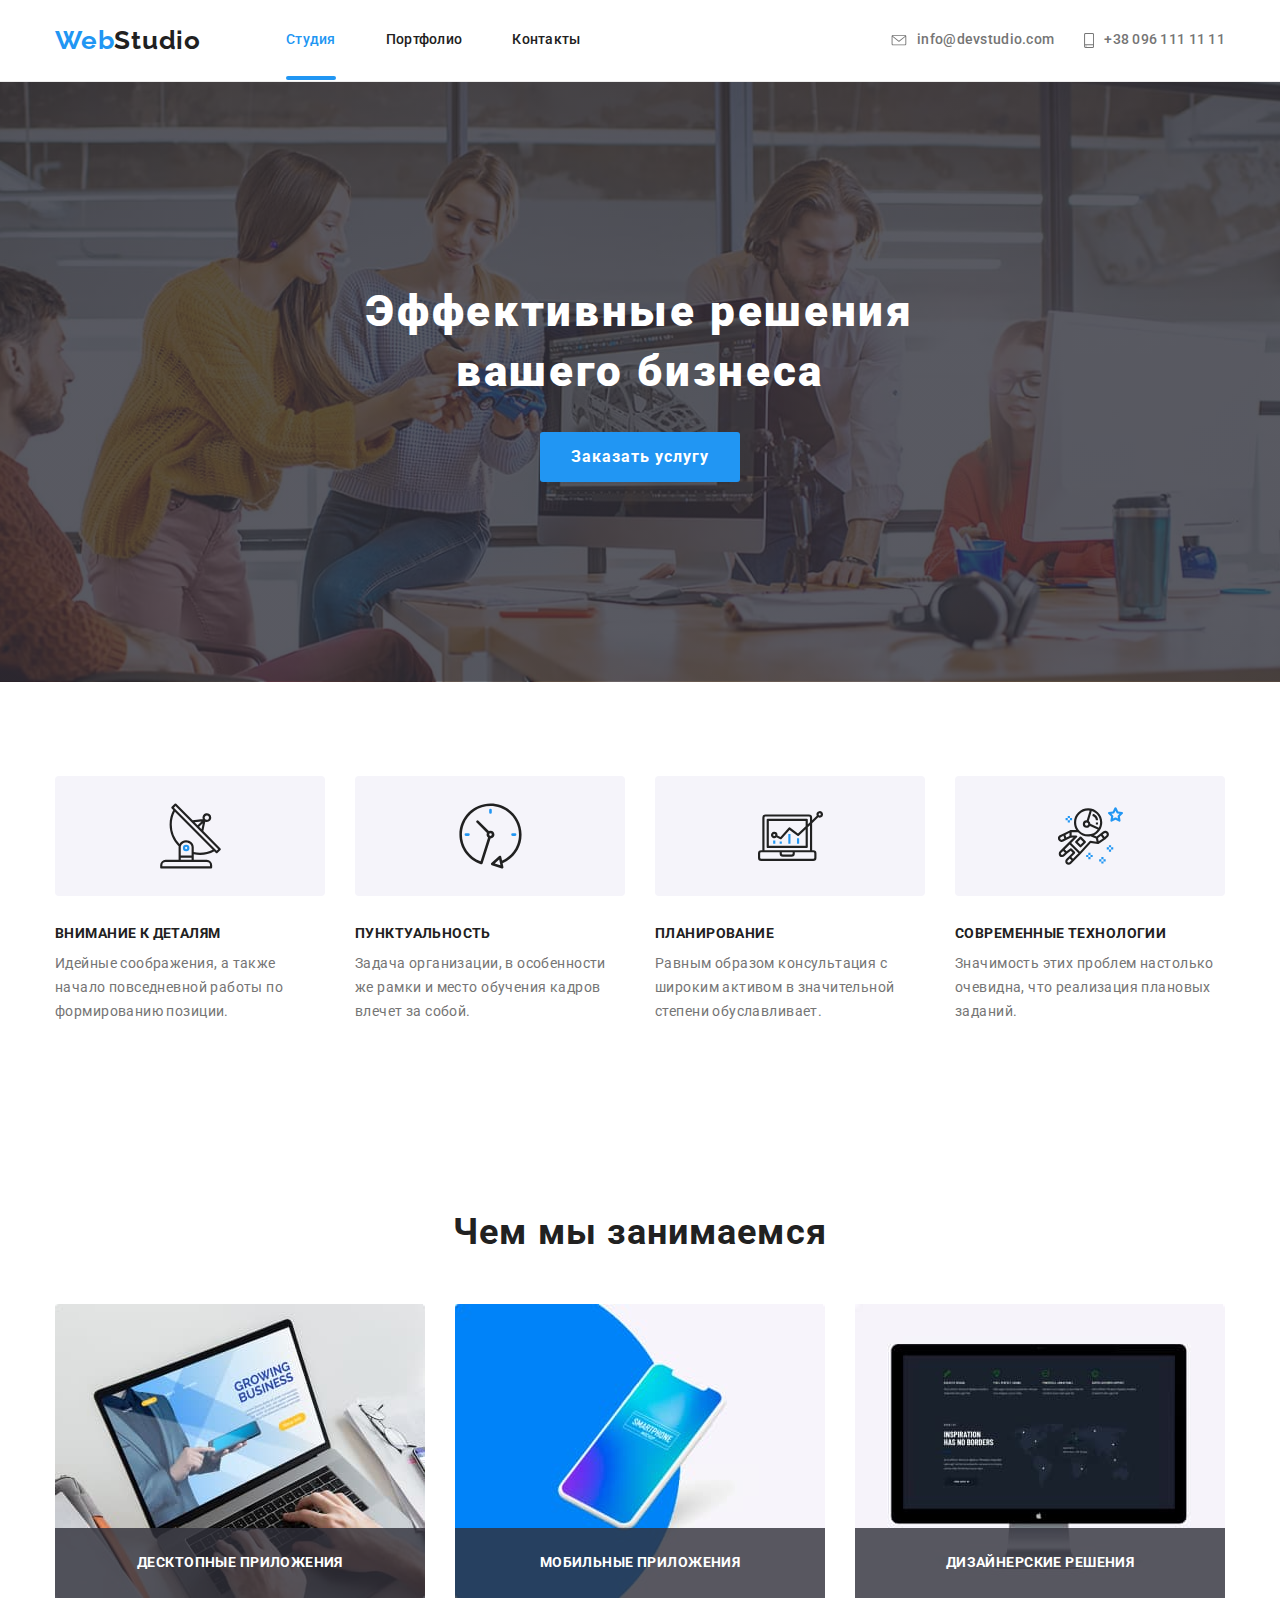
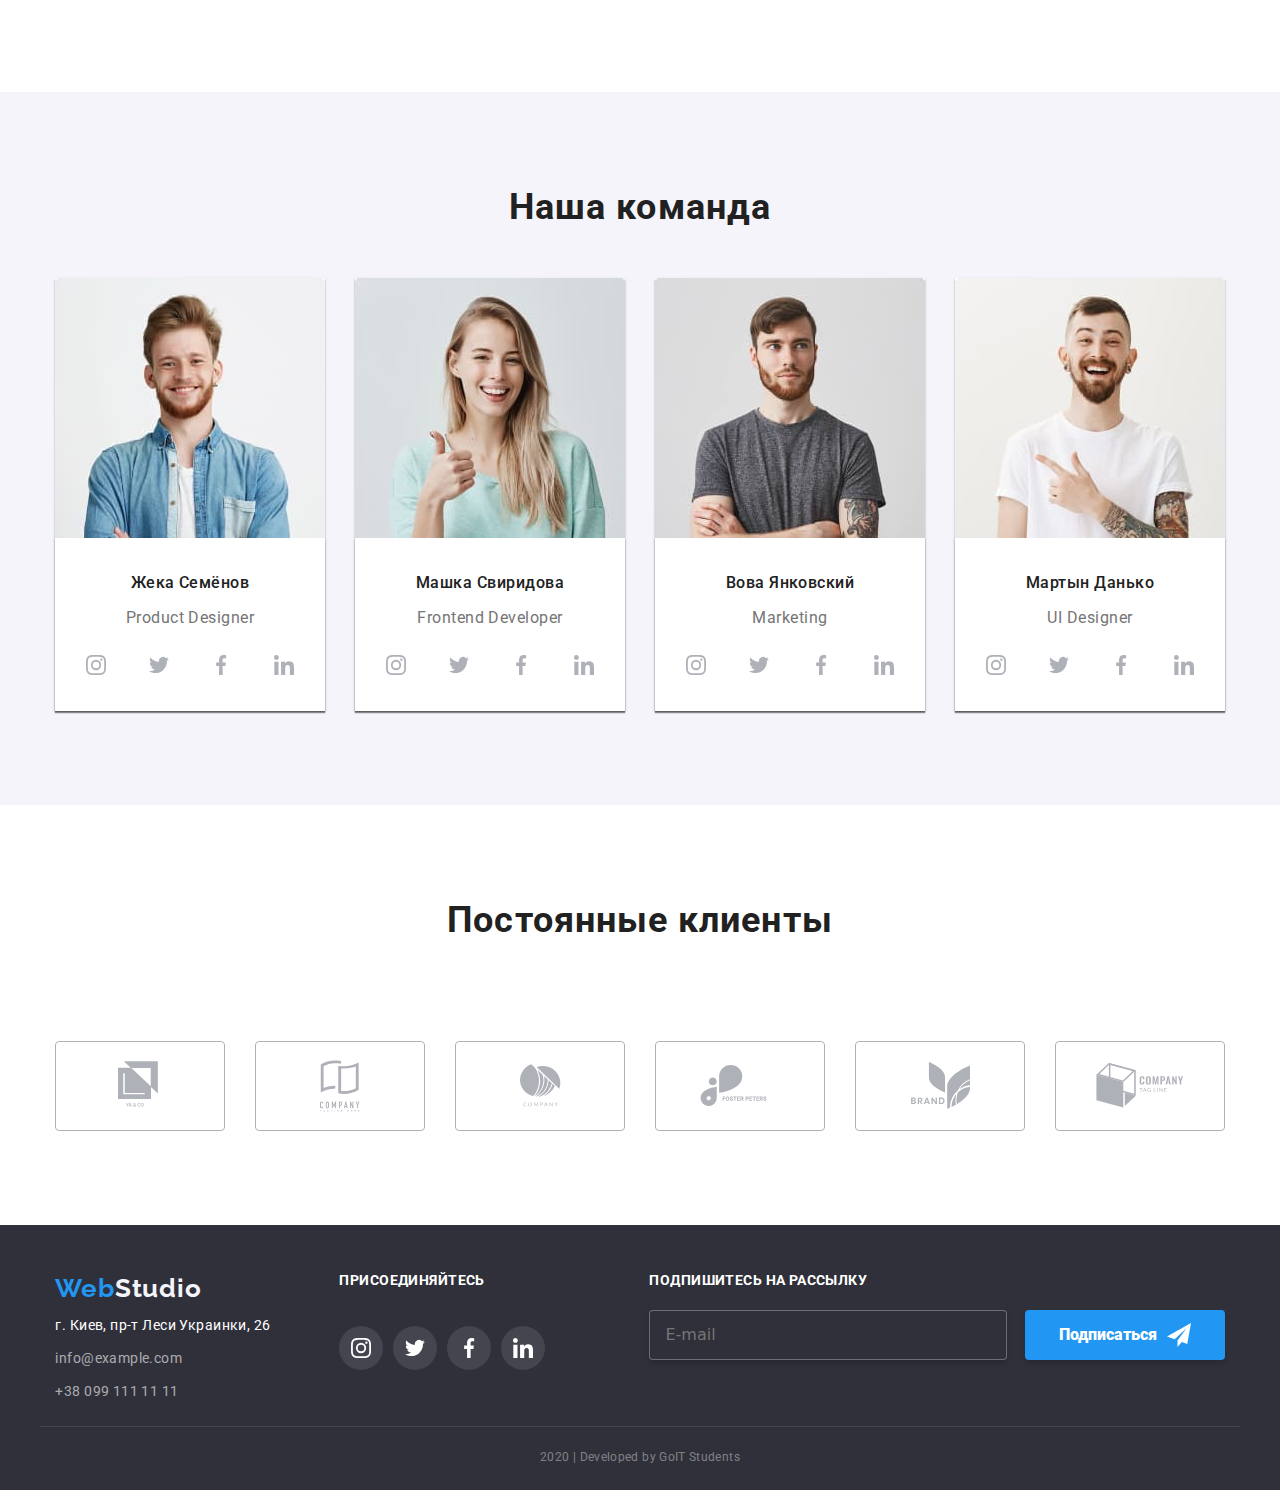
<file: index.html>
<!DOCTYPE html>
<html lang="ru">
  <head>
    <meta charset="UTF-8" />
    <meta name="viewport" content="width=device-width, initial-scale=1.0" />
    <title>Web Studio</title>
    <link
      href="https://fonts.googleapis.com/css2?family=Raleway:wght@700&family=Roboto:wght@400;500;700&display=swap"
      rel="stylesheet"
    />
    <link
      rel="stylesheet"
      href="https://cdnjs.cloudflare.com/ajax/libs/modern-normalize/0.6.0/modern-normalize.min.css"
    />
    <link rel="stylesheet" href="./css/styles.css" />
  </head>
  <body>
    <!--Шапка-->
    <header class="page-header">
      <div class="header-container">
        <!--Меню навигации-->
        <nav class="main-nav">
          <a class="logo" href="./index.html">Web<span class="logo-header">Studio</span></a>
          <ul class="list">
            <li class="item">
              <a href="./index.html" class="nav-link curent">
                Студия
              </a>
            </li>

            <li class="item">
              <a href="./portfolio.html" class="nav-link">
                Портфолио
              </a>
            </li>

            <li class="item">
              <a href="" class="nav-link">
                Контакты
              </a>
            </li>
          </ul>
        </nav>

        <!--Связь-->
        <address class="address-nav">
          <ul class="list">
            <li class="item">
              <a href="mailto:info@devstudio.com" class="address-mail">
                <svg class="icon-address" width=16 height=11>
                  <use href=./images/symbol-defs.svg#icon-envelope></use>
                </svg>
                info@devstudio.com
              </a>
            </li>
            <li class="item">
              
              <a href="tel:+380961111111" class="address-mail">
                <svg class="icon-address" width="10" height="15">
                <use href="./images/symbol-defs.svg#icon-smartphone" ></use>
              </svg>
              +38 096 111 11 11
            </a>
            </li>
          </ul>
        </address>
      </div>
    </header>
    <main>
      <!--Главный блок-->
      <section class="section-hero">
        <h1 class="title">Эффективные решения вашего бизнеса</h1>
        <button class="button-primary" data-modal-open>Заказать услугу</button>
      </section>

      <!--Наши Особенности-->
      <section class="section">
        <div class="container">
          <h2 class="visually-hidden">Особенности</h2>
          <ul class="features list">
            <li class="features item">
              <div class="features-icon">
                <svg width=65 height=70>
                  <use href="./images/symbol-defs.svg#icon-antenna-1"></use>
                </svg>
              </div>
              <h3 class="features title">ВНИМАНИЕ К ДЕТАЛЯМ</h3>
              <p class="features text">
                Идейные соображения, а также начало повседневной работы по
                формированию позиции.
              </p>
            </li>

            <li class="features item">
              <div class="features-icon">
                <svg width=65 height=70>
                  <use href="./images/symbol-defs.svg#icon-clock-1"></use>
                </svg>
              </div>
              <h3 class="features title">ПУНКТУАЛЬНОСТЬ</h3>
              <p class="features text">
                Задача организации, в особенности же рамки и место обучения
                кадров влечет за собой.
              </p>
            </li>

            <li class="features item">
              <div class="features-icon">
                <svg width=65 height=70>
                  <use href="./images/symbol-defs.svg#icon-diagram-1"></use>
                </svg>
              </div>
              <h3 class="features title">ПЛАНИРОВАНИЕ</h3>
              <p class="features text">
                Равным образом консультация с широким активом в значительной
                степени обуславливает.
              </p>
            </li>

            <li class="features item">
              <div class="features-icon">
                <svg width=65 height=70>
                  <use href="./images/symbol-defs.svg#icon-astronaut-1"></use>
                </svg>
              </div>
              <h3 class="features title">СОВРЕМЕННЫЕ ТЕХНОЛОГИИ</h3>
              <p class="features text">
                Значимость этих проблем настолько очевидна, что реализация
                плановых заданий.
              </p>
            </li>
          </ul>
        </div>
      </section>

      <!--Чем мы занимаемся-->
      <section class="section">
        <div class="container fetures">
          <h2 class="profile title">Чем мы занимаемся</h2>
          <ul class="profile list">
            <li class="profile item">
              <div class="image-box">
                <img class="profile image" src="./images/portfolio/img1.jpg" alt="Десктопные приложения" width="370" height="294" />
              <div class="box-title">
                <h3 class="profile text-title">ДЕСКТОПНЫЕ ПРИЛОЖЕНИЯ</h3>
              </div>
            </div>
              
            </li>

            <li class="profile item">
              <div class="image-box">
                <img class="profile image" src="./images/portfolio/img2.jpg" alt="Мобильные приложения" width="370" height="294" />
              <div class="box-title">
                <h3 class="profile text-title">МОБИЛЬНЫЕ ПРИЛОЖЕНИЯ</h3>
              </div>
            </div>
              
            </li>

            <li class="profile item">
              <div class="image-box">
                <img class="profile image" src="./images/portfolio/img3.jpg" alt="Дизайнерские решения" width="370" height="294" />
              <div class="box-title">
                <h3 class="profile text-title">ДИЗАЙНЕРСКИЕ РЕШЕНИЯ</h3>
              </div>
              </div>
            </li>
          </ul>
        </div>
      </section>

      <!--Наша команда-->
      <section class="section team">
        <div class="container">
          <h2 class="title">Наша команда</h2>
          <ul class="list">
            <li class="item team-card">
              <div class="team__card">
                <img
                  class="team__image"
                  src="./images/Team/john-smith.jpg"
                  alt="Жека Семёнов"
                  width="270"
                  height="260"
                />
                <div class="team__content-card">
                  <h3 class="name">Жека Семёнов</h3>
                  <p class="text">Product Designer</p>
                  <ul class="social-list">
                    <li>
                      <a  class="social-links" href="https://www.instagram.com">
                        <svg class="social-icon" width="20" height="20">
                          <use href="./images/symbol-defs.svg#icon-instagram-2"></use>
                        </svg>
                      </a>
                    </li>
                    <li>
                      <a  class="social-links" href="https://twitter.com">
                        <svg class="social-icon" width="20" height="20">
                          <use href="./images/symbol-defs.svg#icon-twitter-1"></use>
                        </svg>
                      </a>
                    </li>
                    <li>
                      <a class="social-links" href="https://www.facebook.com">
                      <svg class="social-icon" width="20" height="20">
                        <use href="./images/symbol-defs.svg#icon-facebook-1"></use>
                      </svg>
                      </a>
                    </li>
                    <li>
                      <a class="social-links" href="https://www.linkedin.com">
                      <svg class="social-icon" width="20" height="20">
                        <use href="./images/symbol-defs.svg#icon-linkedin-1"></use>
                      </svg>
                      </a>
                    </li>
                  </ul>
                </div>
              </div>
            </li>
            <li class="item team-card">
              <div class="team__card">
                <img
                  class="team__image"
                  src="./images/Team/marta-stewart.jpg"
                  alt="Машка Свиридова.png"
                  width="270"
                  height="260"
                />
                <div class="team__content-card">
                  <h3 class="name">Машка Свиридова</h3>
                  <p class="text">Frontend Developer</p>
                  <ul class="social-list">
                  <li>
                    <a class="social-links" href="https://www.instagram.com">
                      <svg class="social-icon" width="20" height="20">
                        <use href="./images/symbol-defs.svg#icon-instagram-2"></use>
                      </svg>
                    </a>
                  </li>
                  <li>
                    <a class="social-links" href="https://twitter.com">
                      <svg class="social-icon" width="20" height="20">
                        <use href="./images/symbol-defs.svg#icon-twitter-1"></use>
                      </svg>
                    </a>
                  </li>
                  <li>
                    <a class="social-links" href="https://www.facebook.com">
                      <svg class="social-icon" width="20" height="20">
                        <use href="./images/symbol-defs.svg#icon-facebook-1"></use>
                      </svg>
                    </a>
                  </li>
                  <li>
                    <a class="social-links" href="https://www.linkedin.com">
                      <svg class="social-icon" width="20" height="20">
                        <use href="./images/symbol-defs.svg#icon-linkedin-1"></use>
                      </svg>
                    </a>
                  </li>
                  </ul>
                  </div>
                  </div>
                  </li>
            <li class="item team-card">
              <div class="team__card">
                <img
                  class="team__image"
                  src="./images/Team/robert-jakis.jpg"
                  alt="Вова Янковский"
                  width="270"
                  height="260"
                />
                <div class="team__content-card">
                  <h3 class="name">Вова Янковский</h3>
                  <p class="text">Marketing</p>
                  <ul class="social-list">
                  <li>
                    <a class="social-links" href="https://www.instagram.com">
                      <svg class="social-icon" width="20" height="20">
                        <use href="./images/symbol-defs.svg#icon-instagram-2"></use>
                      </svg>
                    </a>
                  </li>
                  <li>
                    <a class="social-links" href="https://twitter.com">
                      <svg class="social-icon" width="20" height="20">
                        <use href="./images/symbol-defs.svg#icon-twitter-1"></use>
                      </svg>
                    </a>
                  </li>
                  <li>
                    <a class="social-links" href="https://www.facebook.com">
                      <svg class="social-icon" width="20" height="20">
                        <use href="./images/symbol-defs.svg#icon-facebook-1"></use>
                      </svg>
                    </a>
                  </li>
                  <li>
                    <a class="social-links" href="https://www.linkedin.com">
                      <svg class="social-icon" width="20" height="20">
                        <use href="./images/symbol-defs.svg#icon-linkedin-1"></use>
                      </svg>
                    </a>
                  </li>
                  </ul>
                  </div>
                  </div>
                  </li>
            <li class="item team-card">
              <div class="team__card">
                <img
                  class="team__image"
                  src="./images/Team/martin-doe.jpg"
                  alt="Мартын Данько"
                  width="270"
                  height="260"
                />
                <div class="team__content-card">
                  <h3 class="name">Мартын Данько</h3>
                  <p class="text">UI Designer</p>
                  <ul class="social-list">
                    <li>
                      <a class="social-links" href="https://www.instagram.com">
                        <svg class="social-icon" width="20" height="20">
                          <use href="./images/symbol-defs.svg#icon-instagram-2"></use>
                        </svg>
                      </a>
                    </li>
                    <li>
                      <a class="social-links" href="https://twitter.com">
                        <svg class="social-icon" width="20" height="20">
                          <use href="./images/symbol-defs.svg#icon-twitter-1"></use>
                        </svg>
                      </a>
                    </li>
                    <li>
                      <a class="social-links" href="https://www.facebook.com">
                        <svg class="social-icon" width="20" height="20">
                          <use href="./images/symbol-defs.svg#icon-facebook-1"></use>
                        </svg>
                      </a>
                    </li>
                    <li>
                      <a class="social-links" href="https://www.linkedin.com">
                        <svg class="social-icon" width="20" height="20">
                          <use href="./images/symbol-defs.svg#icon-linkedin-1"></use>
                        </svg>
                      </a>
                    </li>
                    </ul>
                    </div>
                    </div>
                    </li>
          </ul>
        </div>
      </section>

      <!--Постоянные клиенты-->
      <section class="section">
        <div class="container">
          <h2 class="clients title">Постоянные клиенты</h2>
          <ul class="clients list">
            <li class="clients-item">
              <a class="clients__logo" href="">
                <svg class="clients-icon" width=44 height=49>
                  <use href="./images/symbol-defs.svg#icon-logo-1"></use>
                </svg>
              </a>
            </li>
            <li class="clients-item">
              <a class="clients__logo" href="">
              <svg class="clients-icon" width=40 height=52>
                <use href="./images/symbol-defs.svg#icon-logo-2"></use>
              </svg>
              </a>
            </li>
            <li class="clients-item">
              <a class="clients__logo" href="">
              <svg class="clients-icon" width=41 height=43>
                <use href="./images/symbol-defs.svg#icon-logo-3"></use>
              </svg>
              </a>
            </li>
            <li class="clients-item">
            <a class="clients__logo" href="">
              <svg class="clients-icon" width=80 height=42>
                <use href="./images/symbol-defs.svg#icon-logo-4"></use>
              </svg>
            </a>
            </li>
            <li class="clients-item">
              <a class="clients__logo" href="">
                <svg class="clients-icon" width=59 height=47>
                  <use href="./images/symbol-defs.svg#icon-logo-5"></use>
                </svg>
              </a>
            </li>
            <li class="clients-item">
              <a class="clients__logo" href="">
                <svg class="clients-icon" width=88 height=45>
                  <use href="./images/symbol-defs.svg#icon-logo-6"></use>
                </svg>
              </a>
            </li>
          </ul>
        </div>
      </section>
    </main>

    <!--Footer-->
    <footer class="footer">
      <div class="container footer-box">
        <div class="footer__container__logo-adress">
          <a class="logo" href="./index.html">Web<span class="logo-footer">Studio</span></a>
          <address>
            <p class="footer__container__logo-adress__adress">
              г. Киев, пр-т Леси Украинки, 26
            </p>
            <a
              class="footer__container__logo-adress__contact"
              href="mailto:info@example.com"
              >info@example.com</a
            >
            <a
              class="footer__container__logo-adress__contact"
              href="tel:+380991111111"
              >+38 099 111 11 11</a
            >
          </address>
        </div>

        <div class="footer__container__social">
          <p class="footer__container__social__slogan">присоединяйтесь</p>
          <ul class="footer__container__social__social-list">
          <li>
            <a class="footer__social-links" href="https://www.instagram.com">
              <svg class="footer__social-icon" width="20" height="20">
                <use href="./images/symbol-defs.svg#icon-instagram-2"></use>
              </svg>
            </a>
          </li>
          <li>
            <a class="footer__social-links" href="https://twitter.com">
              <svg class="footer__social-icon" width="20" height="20">
                <use href="./images/symbol-defs.svg#icon-twitter-1"></use>
              </svg>
            </a>
          </li>
          <li>
            <a class="footer__social-links" href="https://www.facebook.com">
              <svg class="footer__social-icon" width="20" height="20">
                <use href="./images/symbol-defs.svg#icon-facebook-1"></use>
              </svg>
            </a>
          </li>
          <li>
            <a class="footer__social-links" href="https://www.linkedin.com">
              <svg class="footer__social-icon" width="20" height="20">
                <use href="./images/symbol-defs.svg#icon-linkedin-1"></use>
              </svg>
            </a>
          </li>
          </ul>
        </div>

        <form class="footer__container__subscribe">
          <p class="footer__container__subscribe__join">
            Подпишитесь на рассылку
          </p>
          <input class="email-input" type="email" name="email" placeholder="E-mail">
          <!--Кнопка с подпиской на рассылку-->
          <button type="submit" class="button-second">Подписаться 
            <svg class="send-icon" width="24" height="24">
              <use href="./images/symbol-defs.svg#icon-icon-send"></use>
          </svg></button>
        </form>
      </div>
      <!--копирайт-->
      <p class="footer__copyright-container">
        2020 | Developed by GoIT Students
      </p>
    </footer>
    <div class="backdrop is-hidden" data-modal>
      <form class="modal">
        <button class="close-modal" data-modal-close>
          <svg class="close" width="30" height="30">
          <use href="./images/symbol-defs.svg#icon-close"></use>
        </svg>
      </button>
        <h2 class="modal-text">Оставьте свои данные, мы вам перезвоним</h2>
        <label class="field-label">
          <input type="text" placeholder=" " class="form-input" name="name"/>
          <span class="form-label">Имя</span>
          <span class="form-icon"><svg class="modal-icon" width="18" height="18">
              <use href="./images/symbol-defs.svg#icon-person-black-18dp-1"></use>
            </svg>
          </span>
        </label>
        <label class="field-label">
          <input type="number" placeholder=" " class="form-input" name="phone"/>
          <span class="form-label">Телефон</span>
          <span class="form-icon"><svg class="modal-icon" width="18" height="18">
              <use href="./images/symbol-defs.svg#icon-phone-black-18dp-1"></use>
            </svg>
          </span>
        </label>
        <label class="field-label">
          <input type="email" placeholder=" " class="form-input" name="mail"/>
          <span class="form-label">Почта</span>
          <span class="form-icon"><svg class="modal-icon" width="18" height="18">
              <use href="./images/symbol-defs.svg#icon-email-black-18dp-1"></use>
            </svg>
          </span>
        </label>
        <textarea class="textarea-field" placeholder=" "></textarea>
        <span class="textarea-coment">Комментарий</span>
        <label class="check-label">
            <input type="checkbox" class="check-agreement visually-hidden">
            <span class="check-custom"></span>
          <span class="text-agreement">Соглашаюсь с рассылкой и принимаю </span>
          <a href="" class="agreement">Условия договора</a>
        </label>
        <button type="submit" class="button-submit">Отправить</button>
      </form>
    </div>
    <!-- скрипт модального окна -->
    <script src="./js/modal.js"></script>
  </body>
</html>
</file>
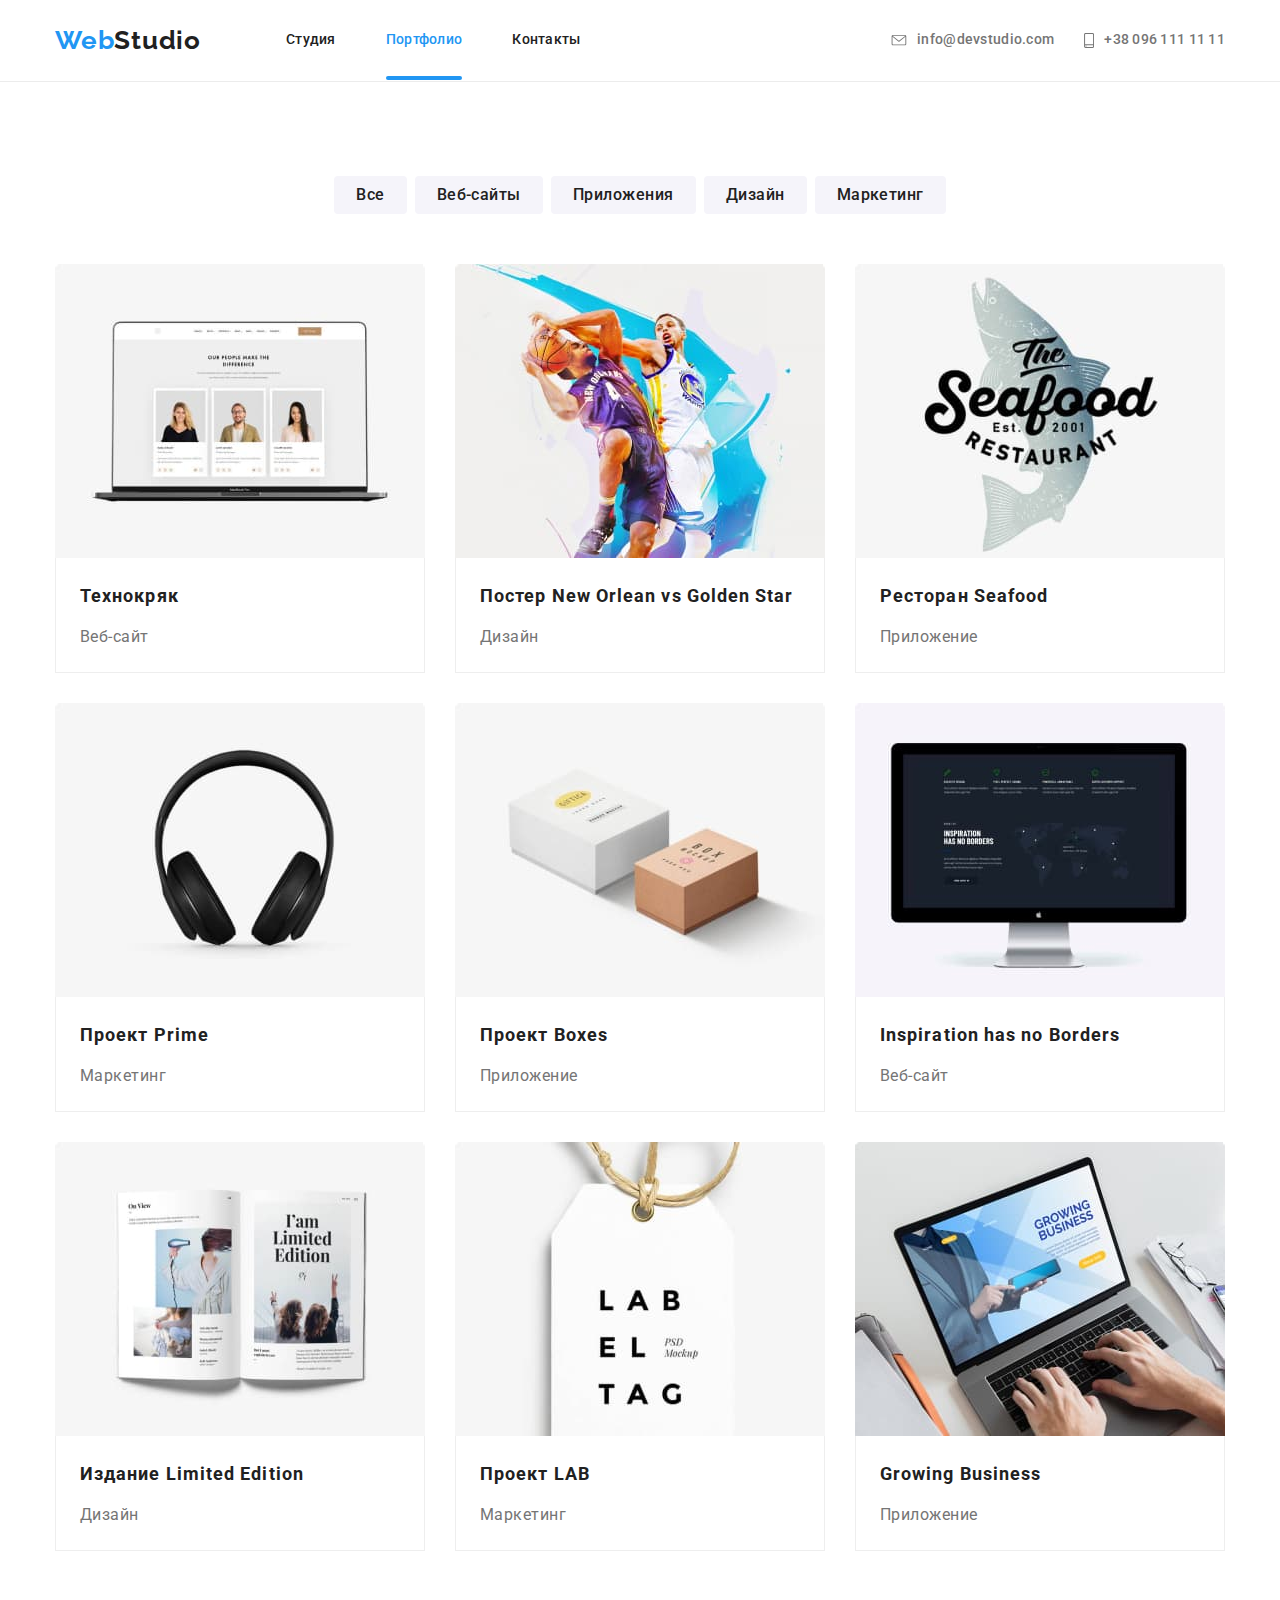
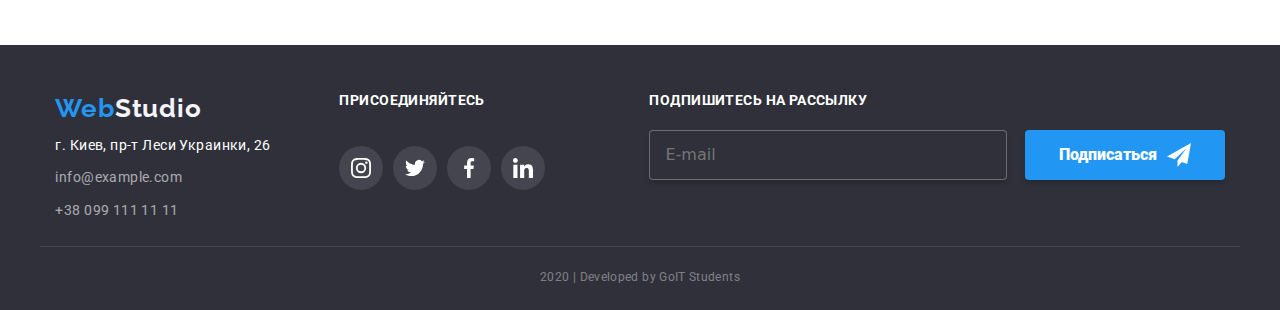
<file: portfolio.html>
<!DOCTYPE html>
<html lang="ru">
  <head>
    <meta charset="UTF-8" />
    <meta name="viewport" content="width=device-width, initial-scale=1.0" />
    <title>Портфолио</title>
    <link
      href="https://fonts.googleapis.com/css2?family=Raleway:wght@700&family=Roboto:wght@400;500;700&display=swap"
      rel="stylesheet"
    />
    <link
      rel="stylesheet"
      href="https://cdnjs.cloudflare.com/ajax/libs/modern-normalize/0.6.0/modern-normalize.min.css"
    />
    <link rel="stylesheet" href="./css/styles.css" />
  </head>
  <body>
    <!--Шапка-->
    <header class="page-header">
      <div class="header-container">
        <!--Меню навигации-->
        <nav class="main-nav">
          <a class="logo" href="./index.html">Web<span class="logo-header">Studio</span></a>
          <ul class="list">
            <li class="item">
              <a href="./index.html" class="nav-link">
                Студия
              </a>
            </li>
    
            <li class="item">
              <a href="./portfolio.html" class="nav-link curent">
                Портфолио
              </a>
            </li>
    
            <li class="item">
              <a href="" class="nav-link">
                Контакты
              </a>
            </li>
          </ul>
        </nav>
    
        <!--Связь-->
        <address class="address-nav">
          <ul class="list">
            <li class="item">
              <a href="mailto:info@devstudio.com" class="address-mail">
                <svg class="icon-address" width=16 height=11>
                  <use href=./images/symbol-defs.svg#icon-envelope></use>
                </svg>
                info@devstudio.com
              </a>
            </li>
            <li class="item">
    
              <a href="tel:+380961111111" class="address-mail">
                <svg class="icon-address" width="10" height="15">
                  <use href="./images/symbol-defs.svg#icon-smartphone"></use>
                </svg>
                +38 096 111 11 11
              </a>
            </li>
          </ul>
        </address>
      </div>
    </header>
    <!--основной блок-->
    <main class="main-portfolio">
      <!--фильтры-->
      <section class="section">
        <div class="container">
          <ul class="button list">
            <li class="button-item">
              <button type="button" class="button-container__button">
                Все
              </button>
            </li>
            <li class="button-item">
              <button type="button" class="button-container__button">
                Веб-сайты
              </button>
            </li>
            <li class="button-item">
              <button type="button" class="button-container__button">
                Приложения
              </button>
            </li>
            <li class="button-item">
              <button type="button" class="button-container__button">
                Дизайн
              </button>
            </li>
            <li class="button-item">
              <button type="button" class="button-container__button">
                Маркетинг
              </button>
            </li>
          </ul>

          <!--Портфолио-->

          <ul class="production list">
            <li class="production item">
                  <a class="portfolio-link" href="">
                    <div class="portfolio-box">
                      <img class="portfolio__image-card" src="./images/portfolio-projects/img1.jpg" alt="Технокряк" width="370"
                        height="294" />
                      <div class="portfolio-overlay">
                        <p class="overlay-text">Технокряк это современная площадка распространения коронавируса. Компании используют эту
                          платформу для цифрового шпионажа и атак на защищённые сервера конкурентов.</p>
                      </div>
                    </div>         
                    <div class="portfolio__card-content">
                      <h2 class="portfolio-title">Технокряк</h2>
                      <p class="portfolio__name">Веб-сайт</p>
                  </div>
                  </a>
            </li>
            <li class="production item">
                  <a class="portfolio-link" href="">
                    <div class="portfolio-box">
                      <img class="portfolio__image-card" src="./images/portfolio-projects/img2.jpg" alt="Постер New Orlean vs Golden Star" width="370"
                        height="294" />
                      <div class="portfolio-overlay">
                        <p class="overlay-text">Технокряк это современная площадка распространения коронавируса. Компании используют эту
                          платформу для цифрового шпионажа и атак на защищённые сервера конкурентов.</p>
                      </div>
                    </div>
                    <div class="portfolio__card-content">
                    <h2 class="portfolio-title">
                      Постер New Orlean vs Golden Star
                    </h2>
                    <p class="portfolio__name">Дизайн</p>
                    <!--<p class="hide-text">Классический текст-«рыба» (условный, зачастую бессмысленный текст-заполнитель, вставляемый в макет страницы).</p>-->
                  </div>
                </a>
            </li>
            <li class="production item">
                <a class="portfolio-link" href="">
                  <div class="portfolio-box">
                    <img class="portfolio__image-card" src="./images/portfolio-projects/img3.jpg"
                      alt="Ресторан Seafood" width="370" height="294" />
                    <div class="portfolio-overlay">
                      <p class="overlay-text">Технокряк это современная площадка распространения коронавируса. Компании используют эту
                        платформу для цифрового шпионажа и атак на защищённые сервера конкурентов.</p>
                    </div>
                  </div>
                  <div class="portfolio__card-content">
                    <h2 class="portfolio-title">Ресторан Seafood</h2>
                    <p class="portfolio__name">Приложение</p>
                    <!--<p class="hide-text">Lorem ipsum dolor sit amet, eu errem eloquentiam pro. Fuisset platonem postulant eos id, ut mazim legere pri, nostrud debitis no usu.</p>-->
                  </div>
                </a>
            </li>
            <li class="production item">
                  <a class="portfolio-link" href="">
                    <div class="portfolio-box">
                      <img class="portfolio__image-card" src="./images/portfolio-projects/img4.jpg"
                        alt="Проект Prime" width="370" height="294" />
                      <div class="portfolio-overlay">
                        <p class="overlay-text">Технокряк это современная площадка распространения коронавируса. Компании используют эту
                          платформу для цифрового шпионажа и атак на защищённые сервера конкурентов.</p>
                      </div>
                    </div>
                    <div class="portfolio__card-content">
                    <h2 class="portfolio-title">Проект Prime</h2>
                    <p class="portfolio__name">Маркетинг</p>
                    <!--<p class="hide-text">Reprimique eloquentiam ex has, at rebum tempor nec. Qui molestiae conclusionemque ut. Quo denique theophrastus ea, an his justo deseruisse.</p>-->
                  </div>
                </a>
            </li>
            <li class="production item">
                  <a class="portfolio-link" href="">
                    <div class="portfolio-box">
                      <img class="portfolio__image-card" src="./images/portfolio-projects/img5.jpg" alt="Проект Boxes" width="370"
                        height="294" />
                      <div class="portfolio-overlay">
                        <p class="overlay-text">Технокряк это современная площадка распространения коронавируса. Компании используют эту
                          платформу для цифрового шпионажа и атак на защищённые сервера конкурентов.</p>
                      </div>
                    </div>
                    <div class="portfolio__card-content">
                    <h2 class="portfolio-title">Проект Boxes</h2>
                    <p class="portfolio__name">Приложение</p>
                    <!--<p class="hide-text">Классический текст-«рыба» (условный, зачастую бессмысленный текст-заполнитель, вставляемый в макет страницы).</p>-->
                  </div>
                </a>
            </li>
            <li class="production item">
                <a class="portfolio-link" href="">
                  <div class="portfolio-box">
                    <img class="portfolio__image-card" src="./images/portfolio-projects/img6.jpg" alt="Inspiration has no Borders" width="370"
                      height="294" />
                    <div class="portfolio-overlay">
                      <p class="overlay-text">Технокряк это современная площадка распространения коронавируса. Компании используют эту
                        платформу для цифрового шпионажа и атак на защищённые сервера конкурентов.</p>
                    </div>
                  </div>
                  <div class="portfolio__card-content">
                    <h2 class="portfolio-title">Inspiration has no Borders</h2>
                    <p class="portfolio__name">Веб-сайт</p>
                    <!--<p class="hide-text">Lorem ipsum dolor sit amet, eu errem eloquentiam pro. Fuisset platonem postulant eos id, ut mazim legere pri, nostrud debitis no usu.</p>-->
                  </div>
                </a>
            </li>
            <li class="production item">
                  <a class="portfolio-link" href="">
                    <div class="portfolio-box">
                      <img class="portfolio__image-card" src="./images/portfolio-projects/img7.jpg" alt="Издание Limited Edition"
                        width="370" height="294" />
                      <div class="portfolio-overlay">
                        <p class="overlay-text">Технокряк это современная площадка распространения коронавируса. Компании используют эту
                          платформу для цифрового шпионажа и атак на защищённые сервера конкурентов.</p>
                      </div>
                    </div>
                    <div class="portfolio__card-content">
                    <h2 class="portfolio-title">Издание Limited Edition</h2>
                    <p class="portfolio__name">Дизайн</p>
                    <!--<p class="hide-text">Reprimique eloquentiam ex has, at rebum tempor nec. Qui molestiae conclusionemque ut. Quo denique theophrastus ea, an his justo deseruisse.</p>-->
                  </div>
                </a>
            </li>
            <li class="production item">
                  <a class="portfolio-link" href="">
                    <div class="portfolio-box">
                      <img class="portfolio__image-card" src="./images/portfolio-projects/img8.jpg" alt="Проект LAB"
                        width="370" height="294" />
                      <div class="portfolio-overlay">
                        <p class="overlay-text">Технокряк это современная площадка распространения коронавируса. Компании используют эту
                          платформу для цифрового шпионажа и атак на защищённые сервера конкурентов.</p>
                      </div>
                    </div>
                    <div class="portfolio__card-content">
                    <h2 class="portfolio-title">Проект LAB</h2>
                    <p class="portfolio__name">Маркетинг</p>
                    <!--<p class="hide-text">Классический текст-«рыба» (условный, зачастую бессмысленный текст-заполнитель, вставляемый в макет страницы).</p>-->
                  </div>
                </a>
            </li>
            <li class="production item">
                <a class="portfolio-link" href="">
                  <div class="portfolio-box">
                    <img class="portfolio__image-card" src="./images/portfolio-projects/img9.jpg" alt="Growing Business" width="370"
                      height="294" />
                    <div class="portfolio-overlay">
                      <p class="overlay-text">Технокряк это современная площадка распространения коронавируса. Компании используют эту
                        платформу для цифрового шпионажа и атак на защищённые сервера конкурентов.</p>
                    </div>
                  </div>
                  <div class="portfolio__card-content">
                    <h2 class="portfolio-title">Growing Business</h2>
                    <p class="portfolio__name">Приложение</p>
                    <!--<p class="hide-text">Lorem ipsum dolor sit amet, eu errem eloquentiam pro. Fuisset platonem postulant eos id, ut mazim legere pri, nostrud debitis no usu.</p>-->
                  </div>
                </a>
            </li>
          </ul>
        </div>
      </section>
    </main>

    <!--Footer-->
    <footer class="footer">
      <div class="container footer-box">
        <div class="footer__container__logo-adress">
          <a class="logo" href="./index.html">Web<span class="logo-footer">Studio</span></a>
          <address>
            <p class="footer__container__logo-adress__adress">
              г. Киев, пр-т Леси Украинки, 26
            </p>
            <a class="footer__container__logo-adress__contact" href="mailto:info@example.com">info@example.com</a>
            <a class="footer__container__logo-adress__contact" href="tel:+380991111111">+38 099 111 11 11</a>
          </address>
        </div>
    
        <div class="footer__container__social">
          <p class="footer__container__social__slogan">присоединяйтесь</p>
          <ul class="footer__container__social__social-list">
            <li>
              <a class="footer__social-links" href="https://www.instagram.com">
                <svg class="footer__social-icon" width="20" height="20">
                  <use href="./images/symbol-defs.svg#icon-instagram-2"></use>
                </svg>
              </a>
            </li>
            <li>
              <a class="footer__social-links" href="https://twitter.com">
                <svg class="footer__social-icon" width="20" height="20">
                  <use href="./images/symbol-defs.svg#icon-twitter-1"></use>
                </svg>
              </a>
            </li>
            <li>
              <a class="footer__social-links" href="https://www.facebook.com">
                <svg class="footer__social-icon" width="20" height="20">
                  <use href="./images/symbol-defs.svg#icon-facebook-1"></use>
                </svg>
              </a>
            </li>
            <li>
              <a class="footer__social-links" href="https://www.linkedin.com">
                <svg class="footer__social-icon" width="20" height="20">
                  <use href="./images/symbol-defs.svg#icon-linkedin-1"></use>
                </svg>
              </a>
            </li>
          </ul>
        </div>
    
        <div class="footer__container__subscribe">
          <p class="footer__container__subscribe__join">
            Подпишитесь на рассылку
          </p>
          <input class="email-input" type="email" name="email" placeholder="E-mail">
          <!--Кнопка с подпиской на рассылку-->
          <button type="submit" class="button-second">Подписаться
            <svg class="send-icon" width="24" height="24">
              <use href="./images/symbol-defs.svg#icon-icon-send"></use>
            </svg></button>
        </div>
      </div>
      <!--копирайт-->
      <p class="footer__copyright-container">
        2020 | Developed by GoIT Students
      </p>
    </footer>
  </body>
</html>
</file>
<file: css/styles.css>
html{
    box-sizing: border-box;
}

*,
*::before
*::after {
    box-sizing: inherit;
}
:root {
    --primary-text-color:#757575;
    --title-text-color:#212121;
    --accent-color:#2196F3;
    --accent-background-color:#F5F4FA;
    --title-second-text-color:#FFFFFF;
}
/* стили для боди */
body{
    background-color:#FFFFFF ;
    color: var(--title-second-text-color);
       }
a{
        text-decoration: none;
    }

img{
    display: block;
    max-width: 100%;
    height: auto;
}    

/* Убираем маркеры */
ul [class] {list-style-type: none;}

.visually-hidden{
position: absolute;
  width: 1px;
  height: 1px;
  margin: -1px;
  border: 0;
  padding: 0;
  clip: rect(0 0 0 0);
  overflow: hidden;
}
    
    /* хедер*/
   .page-header{
    
    border-bottom: 1px solid #ECECEC;
             
   } 

.section{
    padding-top: 94px;
    padding-bottom: 94px;
}

.header-container{
    display: flex;
    width: 1200px;
    margin-right: auto;
    margin-left: auto;
    padding-left: 15px;
    padding-right: 15px;
}

.container{
    width: 1200px;
    margin-left: auto;
    margin-right: auto;
    padding-left: 15px;
    padding-right: 15px;
      }

.main-nav .list{
    display: flex;
    margin-left: 85px;
    padding-left: 0px;
    align-items: center;
    margin-top: 0px;
    margin-bottom: 0px;
   }

.main-nav .item + .item{
    margin-left: 50px;
}

 /*стиль навигации*/
 .main-nav{
    display: inline-block;
    margin-top: 0px;
    margin-bottom: 0px;
    display: flex;
}
.nav-link{
    position: relative;
    display: block;
    margin-bottom: 0px;
    padding-top: 32px;
    padding-bottom: 32px;

    cursor: pointer;
    transition-property: color;
    transition-duration: 250ms;
    transition-timing-function: cubic-bezier(0.4, 0, 0.2, 1);

    color: var(--title-text-color);
    font-family: Roboto, sans-serif;
    font-style: normal;
    font-weight: 500;
    font-size: 14px;
    line-height: 1.14;
    letter-spacing: 0.02em;
    }

.nav-link:hover,
.nav-link:focus, 
.nav-link:active{
    color:var(--accent-color);
}
.nav-link.curent{
    color:var(--accent-color);
}  

.nav-link.curent::after{
    content: '';
    position: absolute;
    display: block;
    width: 100%;
    height: 4px;
    border-radius: 2px;
    bottom: 0;
    background-color:var(--accent-color);
}   

   .address-nav .list{
    display: flex;
    margin: 0;
  padding: 0;
  list-style: none;
     }

.address-nav{
    display: flex;
    align-items: center;
    margin-left: auto;
}

.address-nav .item + .item{
    margin-left: 30px;
}

    /*стиль адреса*/
          
.address-mail{
    display: inline-flex;
    align-items: center;
    padding-top: 32px;
    padding-bottom: 32px;
    cursor: pointer;
    transition-property: color;
    transition-duration: 250ms;
    transition-timing-function: cubic-bezier(0.4, 0, 0.2, 1);

    color:var(--primary-text-color);
    font-family: Roboto, sans-serif;
    font-style: normal;
    font-weight: 500;
    font-size: 14px;
    line-height: 1.14;
    letter-spacing: 0.02em;
    }      

    .address-mail:hover, .address-mail:focus, .address-mail:active{
        --color5: var(--accent-color);
        color: var(--accent-color);
    }

    .icon-address{
       margin-right: 10px;
       --color3: currentColor;
    }
       
/*лого*/
    .logo{
        color: var(--accent-color);
        display: flex;
        align-items: center;
        
        font-family: Raleway, sans-serif;
        font-style: normal;
        font-weight: bold;
        font-size: 26px;
        line-height: 1.19;
        letter-spacing: 0.03em;
     }
     
    .logo-header{
        display: block;
        padding-top: 25px;
        padding-bottom: 25px;
        
        color: var(--title-text-color);
        font-family: Raleway, sans-serif;
        font-style: normal;
        font-weight: bold;
        font-size: 26px;
        line-height: 1.19;
        letter-spacing: 0.03em;
                        }

                   

    .logo-footer{
        display: block;
        margin: 0px;
        padding: 0px;
                
        color: var(--accent-background-color);
        font-family: Raleway, sans-serif;
        font-style: normal;
        font-weight: bold;
        font-size: 26px;
        line-height: 1.19;
        letter-spacing: 0.03em;
                }
    
    /*стиль кнопок*/
    .button-primary{
        display: block;
        width: 200px;
        text-align: center;
        padding-top: 10px;
        padding-bottom: 10px;
        margin-left: auto;
        margin-right: auto;
        margin-top: 30px;
       
        border-radius: 3px;
        border: none;

        font-family: Roboto, sans-serif;
        color: var(--title-second-text-color);
        font-style: normal;
        font-weight: bold;
        font-size: 16px;
        line-height: 1.88;
        letter-spacing: 0.06em;
        background-color: var(--accent-color);                 
        }



        .button-second{
            background-color: var(--accent-color);
        }
        .button-second .text-button{
            display: flex;
            align-items: center;
            text-align: center;
            
            color: var(--title-second-text-color);
            font-family: Roboto, sans-serif;
            font-style: normal;
            font-weight: 900;
            font-size: 16px;
            line-height: 1.88;
            letter-spacing: 0.06em;
        }

        .button-list{ 
            background-color: var(--title-second-text-color);
            color: var(--title-text-color);
            }

        .button-list .button { 
                background-color: var(--accent-background-color);
                font-family: Roboto, sans-serif;
                font-style: normal;
                font-weight: 500;
                font-size: 16px;
                line-height: 1.62;
                letter-spacing: 0.03em
            }
        .button-list .button:hover { 
                background-color: var(--accent-color);
                color: var(--title-second-text-color);
                            }
        
                

        .main-portfolio{
           background-color: var(--title-second-text-color); 
        }

   

    /*стиль главного фона и цвет заголовка*/      
    .section-hero{
        max-width: 1600px;
        max-height: 600px;
        margin-left: auto;
        margin-right: auto;
        padding-top: 200px;
        padding-bottom: 200px;
        background-image: linear-gradient(rgba(47, 48, 58, 0.8),rgba(47, 48, 58, 0.8)), url(../images/hero/hero.jpg);
        background-color: rgb(49, 3, 3);
        background-repeat: no-repeat;
        background-position: center;
        background-size: cover;
        color: var(--title-second-text-color);
        }   

    .section-hero .title{
            width: 646px;
            margin-top: 0px;
            margin-right: auto;
            margin-bottom: 0px;
            margin-left: auto;
            
            text-align: center;
            font-family: Roboto, sans-serif;
            font-style: normal;
            font-weight: 900;
            font-size: 44px;
            line-height: 1.36;
            letter-spacing: 0.06em;
            color: var(--title-second-text-color);
            }

.container .list{
    display: flex;

    padding-left: 0px;
    margin-top: 0px;
    margin-bottom: 0px;
    margin-left: auto;
    margin-right: auto;
    }

.features.item{
    justify-content: space-between;
    width: 270px;
    
}

.features.item:not(:last-child){
    margin-right: 30px;
}

.features-icon{
    background-color: var(--accent-background-color);
    display: flex;
    align-items: center;
    justify-content: center;
    padding-top: 25px;
    padding-bottom: 25px;
    border-radius: 4px;
}
 
    .features.title{
        align-self: flex-start;
        padding-left: 0px;
        margin-bottom: 0px;
        margin-top: 30px;
        
        color: var(--title-text-color);
        font-family: Roboto, sans-serif;
        font-style: normal;
        font-weight: bold;
        font-size: 14px;
        line-height: 1.14;
        letter-spacing: 0.03em;
        }
    
    .features.text{
        margin-top: 10px;
        margin-bottom: 0px;
        
        color: var(--primary-text-color);
        font-family: Roboto, sans-serif;
        font-style: normal;
        font-weight: normal;
        font-size: 14px;
        line-height: 1.71;
        letter-spacing: 0.03em;
        }

        /*наш профиль*/
    
   
.container .profile{
    
}

.profile.title{
    margin-top: 0px;
    margin-bottom: 50px;

    color: var(--title-text-color);
    font-family: Roboto, sans-serif;
    font-style: normal;
    font-weight: bold;
    font-size: 36px;
    line-height: 1.17;
    text-align: center;
    letter-spacing: 0.03em;
        }   

.profile .image{
    width: 370px;
    height: 294px;
}

.image-box{
    display: block;
    position: relative;
}

.box-title{
    position: absolute;
    display: block;
    width:100%;
    bottom: 0;
    right: 0;

}

.profile .list{
    display: flex;
    padding-left: 0px;

    margin-top: 0px;
    margin-bottom: 0px;
    padding-top: 50px;
    }

.profile .item + .item{
    margin-left: 30px;
}

.profile .text-title {
    margin-top: 0px;
    margin-bottom: 0px;
    padding-top: 27px;
    padding-bottom: 27px;
                       
    color: var(--title-second-text-color);
    background: rgba(47, 48, 58, 0.8);
    font-family: Roboto, sans-serif;
    font-style: normal;
    font-weight: bold;
    font-size: 14px;
    line-height: 1.14;
    text-align: center;
    letter-spacing: 0.03em;
    }
        /*команда*/

.section.team{
    background-color: var(--accent-background-color);
    }

    .team .title{
        
        margin-top: 0px;
        margin-right: auto;
        margin-bottom: 0px;
        margin-left: auto;
        padding-top: 0px;
                    
        color: var(--title-text-color);
        font-family: Roboto, sans-serif;
        font-style: normal;
        font-weight: bold;
        font-size: 36px;
        line-height: 1.17;
        text-align: center;
        letter-spacing: 0.03em;
        }

.team .list{
    display: flex;
    justify-content: space-between;
    margin-top: 50px;
    margin-bottom: 0px;
    padding-left: 0px;
    padding-right: ;
    }

.team .item{
    width: 270px;
}    
    
    
    .team.card{
        background-color: var(--title-second-text-color);
    }

.team__image{
    display: block;
}

.team__content-card{
    width: 270px;
    padding-top: 30px;
    padding-bottom: 24px;

    background-color: var(--title-second-text-color);
    box-shadow: 0px 2px 1px rgba(0, 0, 0, 0.2), 0px 1px 1px rgba(0, 0, 0, 0.14), 0px 1px 3px rgba(0, 0, 0, 0.12);
}

.item.team-card{
    box-shadow: 0px 2px 1px rgba(0, 0, 0, 0.2), 0px 1px 1px rgba(0, 0, 0, 0.14), 0px 1px 3px rgba(0, 0, 0, 0.12);
}

.team .name{
text-align: center;  
margin: 0px;

color: var(--title-text-color);
font-family: Roboto, sans-serif;
font-style: normal;
font-weight: 500;
font-size: 16px;
line-height: 1.88;
letter-spacing: 0.03em;
    }

.team .text{
    padding-top: 10px;
    text-align: center;
    margin: 0px;
        
    color: var(--primary-text-color);
    font-family: Roboto, sans-serif;
    font-style: normal;
    font-weight: normal;
    font-size: 16px;
    line-height: 1.19;
    letter-spacing: 0.03em;

    }

    .social-list{
        display: flex;
        justify-content: space-evenly;
        
        margin: 0px;
       padding: 0px;
            }

.social-links{
    margin-top: 16px;
    width: 44px;
    height: 44px;
    border-radius: 50%;
    background-color: var(--title-second-text-color);
    align-items: center;
    justify-content: center;
    display: inline-flex;
    cursor: pointer;
    transition-property: background-color;
    transition-duration: 250ms;
    transition-timing-function: cubic-bezier(0.4, 0, 0.2, 1);
}
.social-links:hover, .social-links:focus, .social-links:active
    {background-color: var(--accent-color);
    --color6: #FFFFFF;}

.social-icon{
    fill: #AFB1B8;
}

    /*постоянные клиенты*/

    .clients.title{
    text-align: center;
    margin-top: 0px;
    margin-bottom: 50px;

    color: var(--title-text-color);
    font-family: Roboto, sans-serif;
    font-style: normal;
    font-weight: bold;
    font-size: 36px;
    line-height: 1.17;
    text-align: center;
    letter-spacing: 0.03em;
    }

.clients.list{
    display: flex;
    padding-top: 50px;
    padding-left: 0px;
    justify-content: space-between;
    margin: 0px;
    }
 
.clients__logo{
    display: flex;
    justify-content: center;
    align-items: center;
    width: 170px;
    height: 90px;
    fill: #AFB1B8;
    border: 1px solid #AFB1B8;
    border-radius: 4px;
    cursor: pointer;
    transition-property: border, fill;
    transition-duration: 250ms;
    transition-timing-function: cubic-bezier(0.4, 0, 0.2, 1);
    }


.clients__logo:hover, .clients__logo:focus, .clients__logo:active{
    border: 1px solid var(--accent-color);
    --color6: #2196F3;
    
}

.clients-icon{
    transition-property: background-color;
    transition-duration: 250ms;
    transition-timing-function: cubic-bezier(0.4, 0, 0.2, 1);
}

    /*Портфолио*/
.production .list{
    background-color: var(--title-second-text-color);
    }



.production .hide-text{
    background-color: var(--accent-color);
    color: var(--title-second-text-color);
    font-family: Roboto, sans-serif;
    font-style: normal;
    font-weight: normal;
    font-size: 18px;
    line-height: 1.55;
    letter-spacing: 0.03em;
    }

    /*футер*/
.footer{
    background-color:#2F303A ;
    
    margin-left: auto;
    margin-right: auto;
    padding-top:48px;
    padding-bottom: 21px;
    }

.container.footer-box{
   margin-left: auto;
   margin-right: auto;
   display: flex;
   border-bottom: 1px solid rgba(255, 255, 255, 0.1);
   justify-content: center;

}   

.footer__container__logo-adress{
    padding: 0px;
    margin-right: 0px;
    
    color:var(--title-second-text-color) ;
    font-family: Roboto, sans-serif;
    font-style: normal;
    font-weight: normal;
    font-size: 14px;
    line-height: 1.71;
    letter-spacing: 0.03em;
    }

.footer__container__logo-adress__adress{
    margin-top: 10px;
    margin-bottom: 0px;
    margin-right: 69px;

    color: var(--title-second-text-color);
    font-family: Roboto, sans-serif;
    font-style: normal;
    font-weight: normal;
    font-size: 14px;
    line-height: 1.71;
    letter-spacing: 0.03em;
    }    

.footer__container__logo-adress__contact{
    display: flex;
    margin-top: 9px;
    
    color:rgba(255, 255, 255, 0.6) ;
    font-family: Roboto, sans-serif;
    font-style: normal;
    font-weight: normal;
    font-size: 14px;
    line-height: 1.71;
    letter-spacing: 0.03em;
     }

    
.footer__container__social{
margin-right: 94px;
}

.footer__container__social__slogan{
    display: block;
    margin-top: 0px;
    margin-bottom: 21px;
   
    color: var(--title-second-text-color);
    font-family: Roboto, sans-serif;
    font-style: normal;
    font-weight: bold;
    font-size: 14px;
    line-height: 1.14;
    letter-spacing: 0.03em;
    text-transform: uppercase;
      }

.footer__container__social__social-list{
    display: flex;
    padding-left: 0px;
    list-style-type: none;
    margin-top: 0px;
    margin-bottom: 56px;
}

.footer__social-links{
 margin-top: 16px;
 margin-right: 10px;
    width: 44px;
    height: 44px;
    border-radius: 50%;
    background-color: rgba(255, 255, 255, 0.1);
    align-items: center;
    justify-content: center;
    display: inline-flex;
    cursor: pointer;
    transition-property: background-color;
    transition-duration: 250ms;
    transition-timing-function: cubic-bezier(0.4, 0, 0.2, 1);
}
.footer__social-links:not(:last-child){
    margin-right: 10px;
}

.footer__social-links:hover, .footer__social-links:focus, .footer__social-links:active{
    background-color: var(--accent-color);
}

.footer__social-icon{
--color6: #FFFFFF; 
}

.footer__container__subscribe__join{
    display: flex;
    margin-top: 0px;
    margin-bottom: 21px;
    
    color: var(--title-second-text-color);
    font-family: Roboto, sans-serif;
    font-style: normal;
    font-weight: bold;
    font-size: 14px;
    line-height: 1.14;
    letter-spacing: 0.03em;
    text-transform: uppercase;
}

.email-input{
   display: inline-flex;
    width: 358px;
    height: 50px;
    padding: 15px;
    background-color: #2F303A;
    color: rgba(255, 255, 255, 0.6);
    border: 1px solid rgba(255, 255, 255, 0.3);
    box-shadow: 0px 4px 4px rgba(0, 0, 0, 0.15);
    border-radius: 4px;
}

.button-second{
    display: inline-flex;
    align-items: center;
    justify-content: center;
    margin-top: 0px;
    margin-left: 12px;
    width: 200px;
    height: 50px;
    cursor: pointer;
    border: none;

    color: var(--title-second-text-color);
    font-family: Roboto, sans-serif;
    font-style: normal;
    font-weight: 900;
    font-size: 16px;
    line-height: 30px;
    border-radius: 4px;
    box-shadow: 0px 4px 4px rgba(0, 0, 0, 0.15);
}

.send-icon{
    margin-left: 10px;
    fill: var(--title-second-text-color);
}

.footer__copyright-container{
    padding-top: 18px;
    
    margin: 0px;
    
    justify-content: center;

    color: rgba(255, 255, 255, 0.4);  
    font-family: Roboto, sans-serif;
    font-style: normal;
    font-weight: normal;
    font-size: 12px;
    line-height: 2;
    text-align: center;
    letter-spacing: 0.03em;
      }
     
     .button.list{
        display: flex;
        justify-content: center;
    }

    .button-item:not(:last-child){
        margin-right: 8px;
    }

      .button-container__button{
        
        border-radius: 4px;
        padding-top: 6px;
        padding-right: 22px;
        padding-bottom: 6px;
        padding-left: 22px;
        cursor: pointer;
        border: none;
        transition-property: background-color, box-shadow;
        transition-duration: 250ms;
        transition-timing-function: cubic-bezier(0.4, 0, 0.2, 1);

        background-color: var(--accent-background-color);
        color: var(--title-text-color);
        font-family: Roboto, sans-serif;
        font-style: normal;
        font-weight: 500;
        font-size: 16px;
        line-height: 1.62;
        text-align: center;
        letter-spacing: 0.03em;
      }

      .button-container__button:hover,
      .button-container__button:focus,
      .button-container__button:active{
          background-color: var(--accent-color);
          color: var(--title-second-text-color);
          box-shadow: 0px 2px 2px rgba(0, 0, 0, 0.12), 0px 1px 2px rgba(0, 0, 0, 0.08), 0px 3px 1px rgba(0, 0, 0, 0.1);
      }
      
.production.list{
    display: flex;
    flex-wrap: wrap;
    margin: 0px;
    padding-top: 50px;
    padding-left: 0px;
    padding-right: 0px;
}

.production.item:not(:nth-child(3n)){
    margin-right: 30px;
}

.production.item:not(:nth-last-child(-n+3)){
    margin-bottom: 30px;
}

.portfolio-box{
    position: relative;
   overflow: hidden;
}

.portfolio-overlay{
    position: absolute;
    display: inline-block;
    width: 100%;
    height: 100%;
    padding-top: 63px;
    padding-right: 24px;
    padding-bottom: 63px;
    padding-left: 24px;
       
    background-color: rgba(33, 150, 243, 0.9);
}
.product-thumb{
    background: #FFFFFF;
   }

.portfolio-link:hover .portfolio-overlay, .portfolio-link:focus .portfolio-overlay {
    transform: translateY(-100%);
    transition: transform 250ms cubic-bezier(0.4, 0, 0.2, 1);
    
    box-shadow: 1px 4px 6px rgba(0, 0, 0, 0.16), 0px 4px 4px rgba(0, 0, 0, 0.06), 0px 1px 1px rgba(0, 0, 0, 0.12);
}

.portfolio-overlay:hover, .portfolio-overlay:focus, .portfolio-overlay:active{
    transform: translateY(-100%);
    transition-duration: 250ms;
    transition-timing-function: cubic-bezier(0.4, 0, 0.2, 1);
}

.overlay-text{
    color: var(--title-second-text-color);
    font-family: Roboto, sans-serif;
    font-style: normal;
    font-weight: normal;
    font-size: 18px;
    line-height: 1.55;
    letter-spacing: 0.03em;
    text-align: :start;

}

.portfolio__image-card{
    display: block
}

.portfolio__card-content{
        border-bottom: 1px solid #EEEEEE;
        border-left: 1px solid #EEEEEE;
        border-right: 1px solid #EEEEEE;
        transition-property: border;
        transition-duration: 250ms;
        transition-timing-function: cubic-bezier(0.4, 0, 0.2, 1);
}

.portfolio-link:hover .portfolio__card-content{
    box-shadow: 1px 4px 6px rgba(0, 0, 0, 0.16), 0px 4px 4px rgba(0, 0, 0, 0.06), 0px 1px 1px rgba(0, 0, 0, 0.12);
    
}

.portfolio-link{
    display: block;
    width: 370px;
   }

.portfolio-title{
    padding-top: 20px;
    padding-bottom: 4px;
    padding-left: 24px;
    padding-right: 24px;
    margin: 0;
    
    color: var(--title-text-color);
    font-family: Roboto, sans-serif;
    font-style: normal;
    font-weight: bold;
    font-size: 18px;
    line-height: 2;
    letter-spacing: 0.06em
}

.portfolio__name{
    padding-top: 4px;
    padding-bottom: 20px;
    padding-left: 24px;
    padding-right: 24px;
    margin: 0;
   
    color: var(--primary-text-color);
    font-family: Roboto, sans-serif;
    font-style: normal;
    font-weight: normal;
    font-size: 16px;
    line-height: 1.87;
    letter-spacing: 0.03em;
}

.backdrop{
    position: fixed;
    top: 0;
    left: 0;
    background: rgba(0, 0, 0, 0.2);
    width: 100%;
    height: 100%;
    opacity: 1;
    transition: opacity 250ms cubic-bezier(0.4, 0, 0.2, 1), visibilyty 250ms cubic-bezier(0.4, 0, 0.2, 1);
  
}

.backdrop.is-hidden{
    visibility: hidden;
    opacity: 0;
    pointer-events: none;
}

.backdrop.is-hidden .modal{
    transform: scale(1.25);
    opacity: 0;
    transition: 250ms cubic-bezier(0.4, 0, 0.2, 1);
    transition-property: all;
}

.modal{
    position: absolute;

    padding: 40px;
    top: 50%;
    left: 50%;
    transform: translate(-50%, -50%) scale(1);
    transition: all 250ms cubic-bezier(0.4, 0, 0.2, 1);
    width: 528px;
    
    background: #FFFFFF;
    box-shadow: 0px 2px 1px rgba(0, 0, 0, 0.2), 0px 1px 1px rgba(0, 0, 0, 0.14), 0px 1px 3px rgba(0, 0, 0, 0.12);
    border-radius: 4px;

}

.close-modal{
   position: absolute;
   right: 8px;
   display: block;
   align-items: center;
   justify-content: center;
   
   top: 8px;
   padding: 0;
   border-radius: 50%;   
    width: 30px;
    height: 30px;
    background-color: #FFFFFF;
    border:none ;
    box-shadow: 0px 2px 1px rgba(0, 0, 0, 0.2), 0px 1px 1px rgba(0, 0, 0, 0.14), 0px 1px 3px rgba(0, 0, 0, 0.12);
}

.close{
   position: absolute;
   display: flex;
   justify-content: center;
   align-items: center;
  transform: translateY(-45%);
  transition-property: fill;
transition-duration: 250ms;
transition-timing-function: cubic-bezier(0.4, 0, 0.2, 1)
}

.close-modal:hover .close{
    --color2: var(--accent-color);
}

.modal-text{
margin-top: 0;
margin-bottom: 30px;
font-family: Roboto, sans-serif;
font-style: normal;
font-weight: bold;
font-size: 20px;
line-height: 1.15;
text-align: center;
letter-spacing: 0.03em;
color: #212121;
}

.form-input{
    display: flex;
    position: relative;
    padding-top: 12px;
    padding-right: 12px;
    padding-bottom: 12px;
    padding-left: 42px;
    width: 100%;
    height: 40px;
    border: 1px solid rgba(33, 33, 33, 0.2);
    border-radius: 4px;
}

.form-input:focus + .form-label,
.form-input:not(:placeholder-shown) + .form-label{
    transform: translateY(-32px) translateX(-22px);
    font-size: 12px;
}
.form-input:focus + .form-label{
    color: var(--accent-color);
    
}

.form__text-input{
    width: 100%;
    border: 1px solid rgba(33, 33, 33, 0.2);
    border-radius: 4px;
}

.field-label{
    position: relative;
    justify-content: center;
    display: flex;
    flex-direction: column;
    width: 100%;
    margin-bottom: 28px;
    ;
    }

.modal-icon{
    position: absolute;
    transform: translateY(-50%);
    fill: var(--title-text-color);
    transition-property: fill;
    transition-duration: 250ms;
    transition-timing-function: cubic-bezier(0.4, 0, 0.2, 1);
}

.form-input:focus .modal-icon{
    fill: var(--accent-color);
}

.form-label{
position: absolute;
left: 42px;
transition-property: color, font-size;
transition-duration: 250ms;
transition-timing-function: cubic-bezier(0.4, 0, 0.2, 1);

font-family: Roboto, sans-serif;
font-style: normal;
font-weight: normal;
font-size: 14px;
line-height: 1.14;
letter-spacing: 0.01em;
color: var(--primary-text-color);
}



.form-icon{
    position: absolute;
    align-items: baseline;
    left: 19px;
}

.modal-icon{
    display: inline-block;
}

.textarea-field{
    position: relative;
    width: 100%;
    height: 120px;
    resize: none;
    margin-bottom: 25px;
    padding-top: 12px;
    padding-right: 16px;
    padding-bottom: 12px;
    padding-left: 16px;
    border-radius: 4px;
    border: 1px solid rgba(33, 33, 33, 0.2);
    
    font-family: Roboto, sans-serif;
    font-style: normal;
    font-weight: normal;
    font-size: 14px;
    line-height: 16px;
    letter-spacing: 0.01em;

    color: var(--primary-text-color);
}

.textarea-coment{
     position: absolute;
     display: block;
     top: 310px;
     left: 60px;
     font-family: Roboto, sans-serif;
    font-style: normal;
    font-weight: normal;
    font-size: 14px;
    line-height: 1.14;
    letter-spacing: 0.01em;
    color: var(--primary-text-color);
    transition-property: all;
    transition-duration: 250ms;
    transition-timing-function: cubic-bezier(0.4, 0, 0.2, 1)
}

.textarea-field:focus ~ .textarea-coment {
    transform: translateY(-35px);
    color: var(--accent-color);
    font-size: 12px;
    
}

.textarea-field:not(:placeholder-shown) ~ .textarea-coment{
    transform: translateY(-35px);
}

.text-agreement{
   display: inline-block;
   margin-right: 2px;
    font-family: Roboto;
    font-style: normal;
    font-weight: normal;
    font-size: 14px;
    line-height: 2;
    letter-spacing: 0.03em;
    color: var(--primary-text-color);
}

.agreement{
  display: inline-block;
    font-family: Roboto;
    font-style: normal;
    font-weight: normal;
    font-size: 14px;
    line-height: 2;
    letter-spacing: 0.03em;
    color: var(--accent-color);  
    text-decoration: underline;
}

.check-agreement:checked + .check-custom{
    fill: var(--title-second-text-color);
    background-color: var(--accent-color);
    border-color: var(--accent-color);
    background-size: contain;
}

.check-label{
    display: flex;
    align-items: center;
    justify-content: center;
}

.check-custom{
    display: inline-block;
    background-image: url(../images/full-check.svg);
    margin-right: 7px;
    width: 16px;
    height: 15px;
    border: 2px solid black;
    border-radius: 2px;
}



.button-submit{
        display: block;
        width: 200px;
        text-align: center;
        padding-top: 10px;
        padding-bottom: 10px;
        margin-left: auto;
        margin-right: auto;
        margin-top: 30px;
        margin-bottom: 0;
        cursor: pointer;
       
        border-radius: 3px;
        border: none;

        font-family: Roboto, sans-serif;
        color: var(--title-second-text-color);
        font-style: normal;
        font-weight: bold;
        font-size: 16px;
        line-height: 1.88;
        letter-spacing: 0.06em;
        background-color: var(--accent-color);                 
        }

}
</file>
